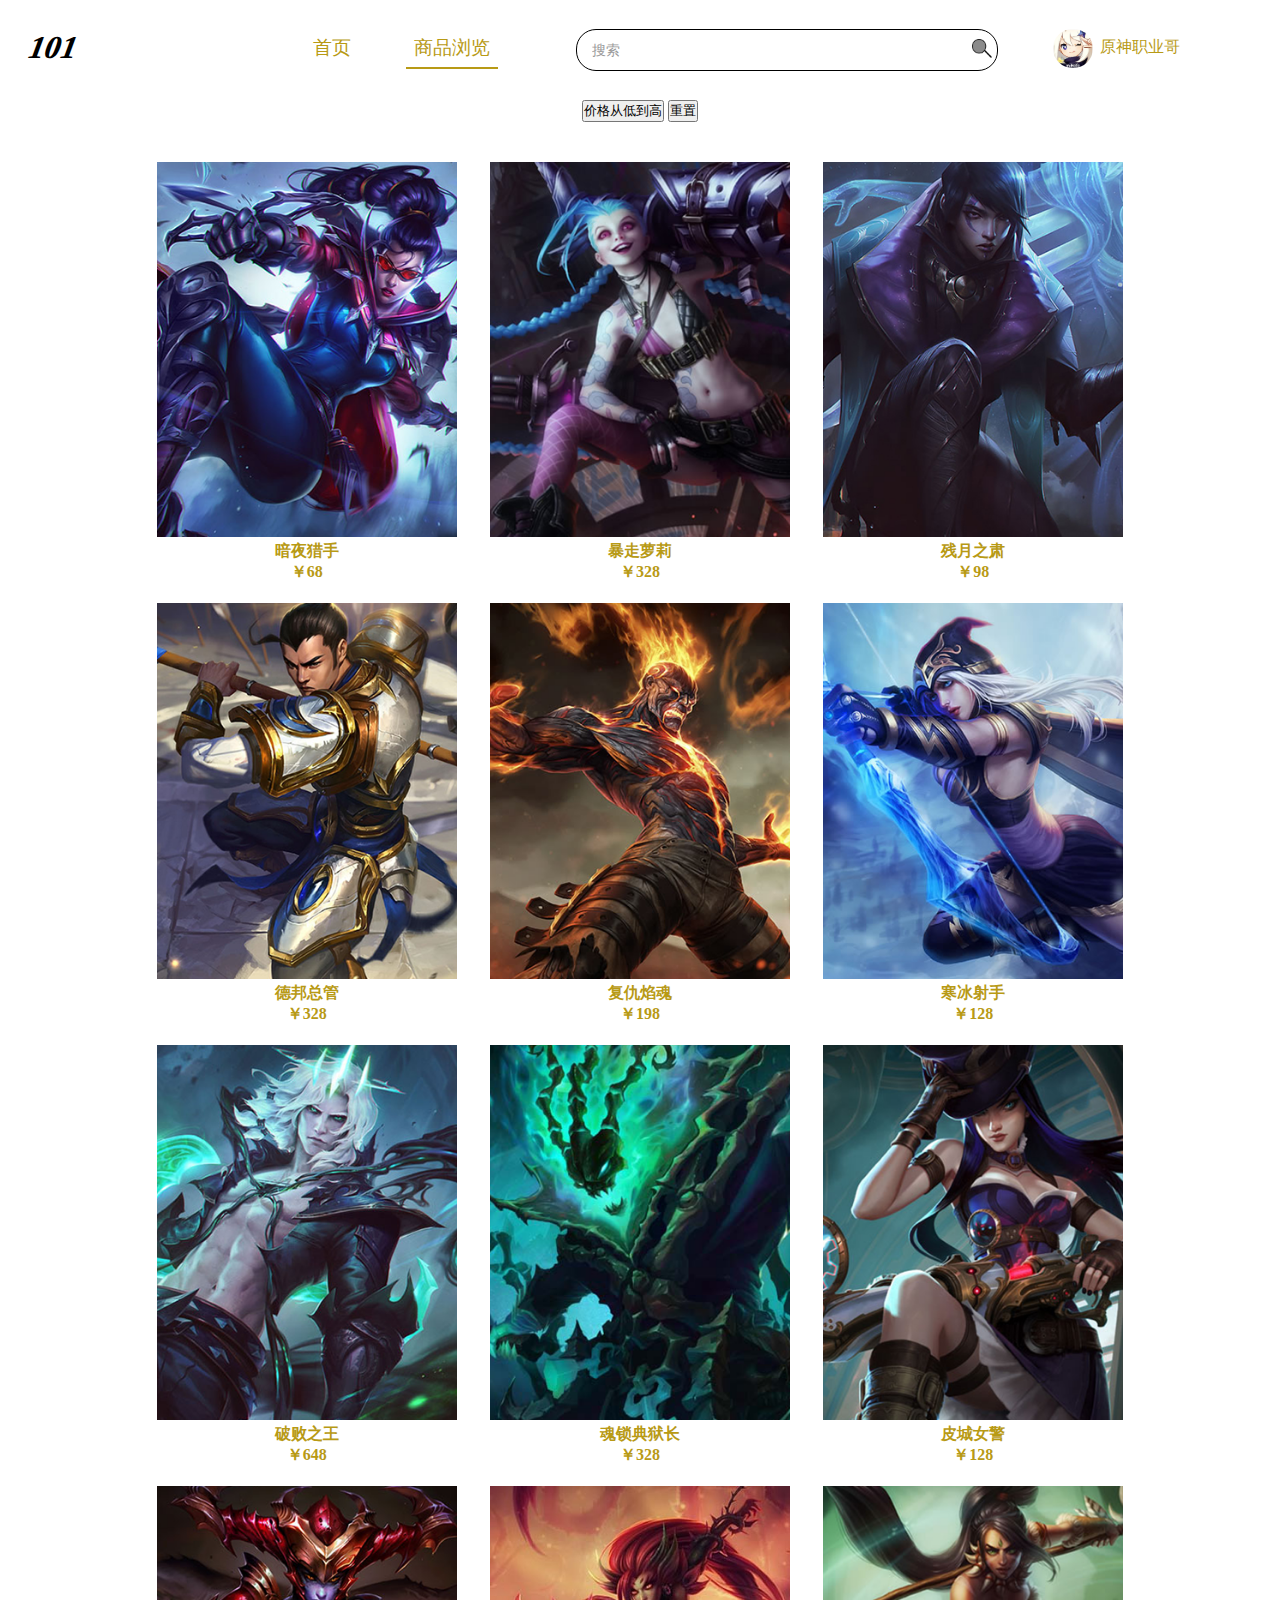
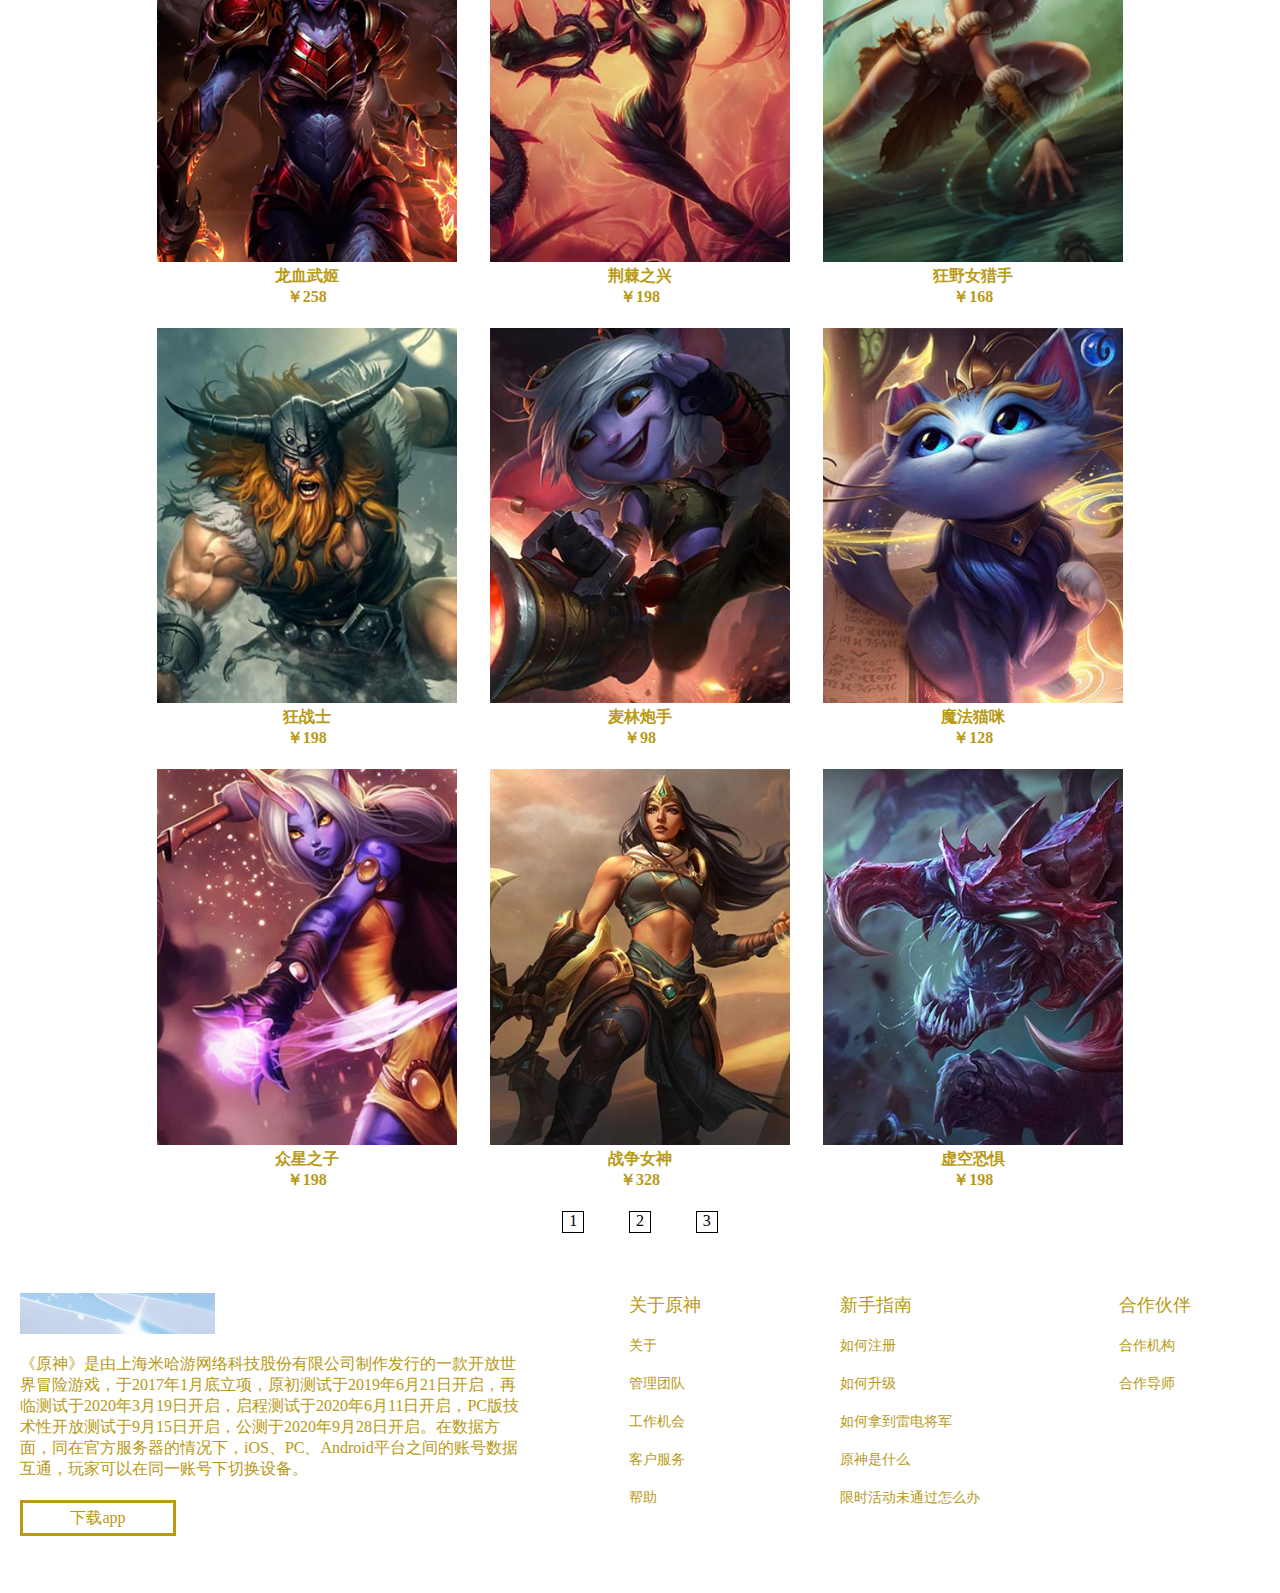
<file: html/bro.html>
<!DOCTYPE html>
<html lang="en">

<head>
    <meta charset="UTF-8">
    <meta name="viewport" content="width=device-width, initial-scale=1.0">
    <title>Document</title>
    <link rel="stylesheet" href="../css/bro.css">
</head>

<body>
    <div class="A">
        <div class="a1">
            <h1><a href="../html/home.html" target="_blank">101</a></h1>
        </div>
        <!-- 要修改 -->
        <div class="a2">
            <ul>
                <li><a href="../html/home.html" class="ax ">首页</a></li>
                <li><a href="#" class="ax xia">商品浏览</a></li>
                <!-- <li><a href="#" class="ax">333</a></li> -->
            </ul>
        </div>
        <div class="box">回到顶部</div>
        <div class="a3"><input type="text" placeholder="搜索" class="intext"><a href="#"><img src="../tp/qt/搜索.png"
                    alt="搜索" width="20px" class="img"></a></div>
        <div class="a4"><img src="../tp/ys/原神.png" alt="#" width="40"><span><a href="../html/join.html">原神职业哥</a></span>
        </div>
    </div>
    <!-- 第三部分 -->
    <div class="C">
        <div class="sort">
            <button class="high">价格从低到高</button>
            <button class="reset">重置</button>
        </div>
        <div class="c3"></div>
    </div>
    <div class="numBtn">
        <ul class="num">
            <li>1</li>
            <li>2</li>
            <li>3</li>
        </ul>
    </div>

    <div class="D">
        <div>
            <ul class="d1">
                <li>
                    <div><a href="../html/home.html" target="_blank">原神</a></div>
                </li>
                <li>《原神》是由上海米哈游网络科技股份有限公司制作发行的一款开放世界冒险游戏，于2017年1月底立项，原初测试于2019年6月21日开启，再临测试于2020年3月19日开启，启程测试于2020年6月11日开启，PC版技术性开放测试于9月15日开启，公测于2020年9月28日开启。在数据方面，同在官方服务器的情况下，iOS、PC、Android平台之间的账号数据互通，玩家可以在同一账号下切换设备。
                </li>
                <li><a href="https://ys.mihoyo.com/" target="_blank" class="dd1">下载app</a></li>
            </ul>
        </div>
        <div class="d2">
            <div>
                <ul>
                    <li class="dd2">关于原神</li>
                    <li>关于</li>
                    <li>管理团队</li>
                    <li>工作机会</li>
                    <li>客户服务</li>
                    <li>帮助</li>
                </ul>
            </div>
            <div>
                <ul>
                    <li class="dd2">新手指南</li>
                    <li>如何注册</li>
                    <li>如何升级</li>
                    <li>如何拿到雷电将军</li>
                    <li>原神是什么</li>
                    <li>限时活动未通过怎么办</li>
                </ul>
            </div>
            <div>
                <ul>
                    <li class="dd2">合作伙伴</li>
                    <li>合作机构</li>
                    <li>合作导师</li>
                </ul>
            </div>
        </div>

        <script src="../js/bor/sort.js"></script>
        <script>
            const box = document.querySelector('.box')
            window.addEventListener('scroll', function () {
                const top1 = document.documentElement.scrollTop
                if (top1 >= 280) {
                    box.style.opacity = '1'
                    box.style.cursor = 'pointer'
                }
                else {
                    box.style.opacity = '0'
                    box.style.cursor = 'default'
                }
            })
            box.addEventListener('click', function () {
                document.documentElement.scrollTop = 0
            })


        </script>
</body>

</html>
</file>
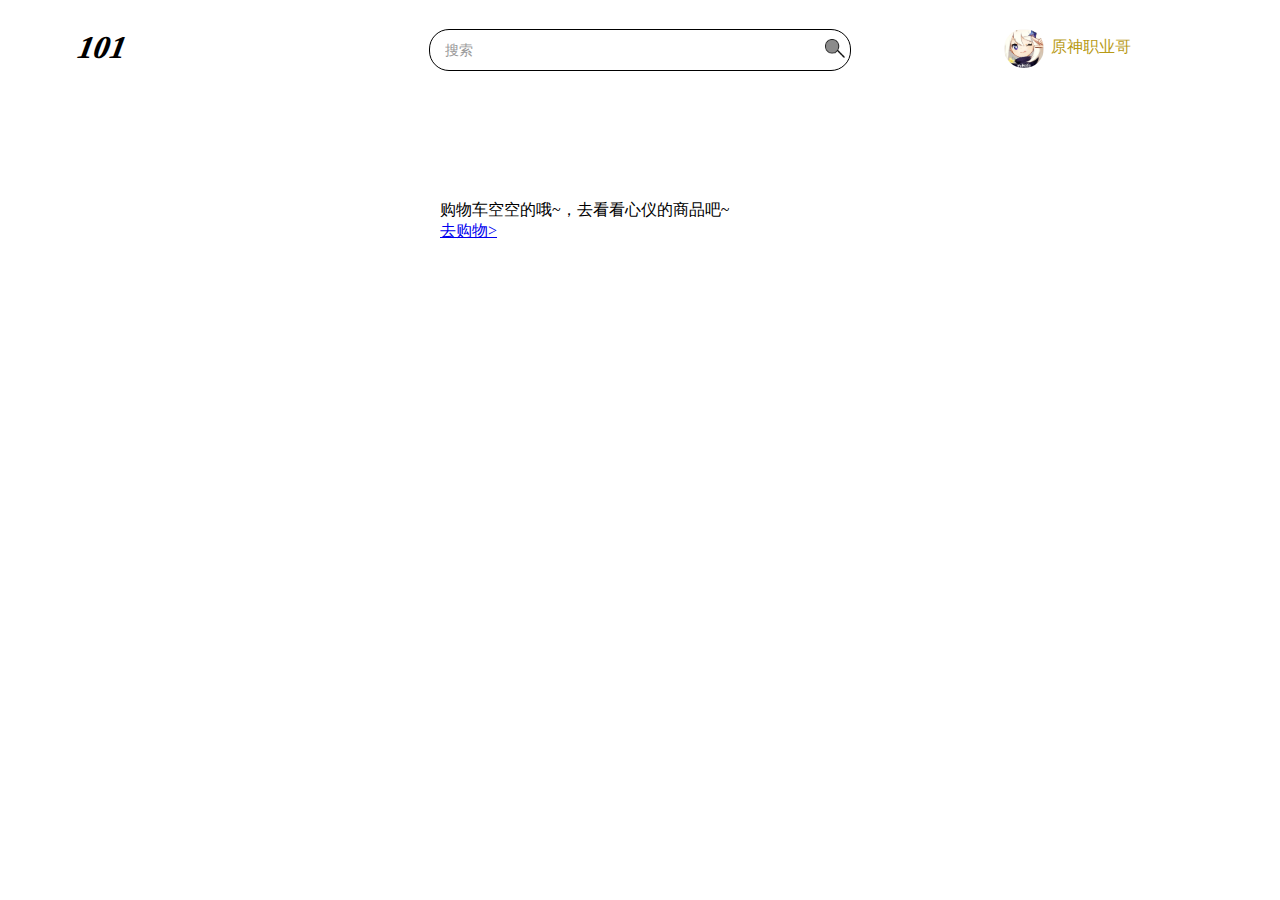
<file: html/cart.html>
<!DOCTYPE html>
<html lang="zn">

<head>
    <meta charset="UTF-8">
    <meta http-equiv="X-UA-Compatible" content="IE=edge">
    <meta name="viewport" content="width=device-width, initial-scale=1.0">
    <title>购物车</title>
    <link rel="stylesheet" href="../css/cart.css">
</head>

<body>
    <!-- 第一部分 -->
    <div class="A">
        <div class="a1">
            <h1><a href="../html/home.html" target="_blank">101</a></h1>
        </div>
        <!-- 要修改 -->
        <div class="a3"><input type="text" placeholder="搜索"><a href="#"><img src="../tp/qt/搜索.png" alt="搜索"
                    width="20px"></a></div>
        <div class="a4"><img src="../tp/ys/原神.png" alt="#" width="40"><span><a href="../html/join.html">原神职业哥</a></span>
        </div>
    </div>
    <div class="B">
        <p>购物车空空的哦~，去看看心仪的商品吧~</p>
        <a href="../html/bro.html">去购物></a>
    </div>
    <script>
    </script>
</body>

</html>
</file>
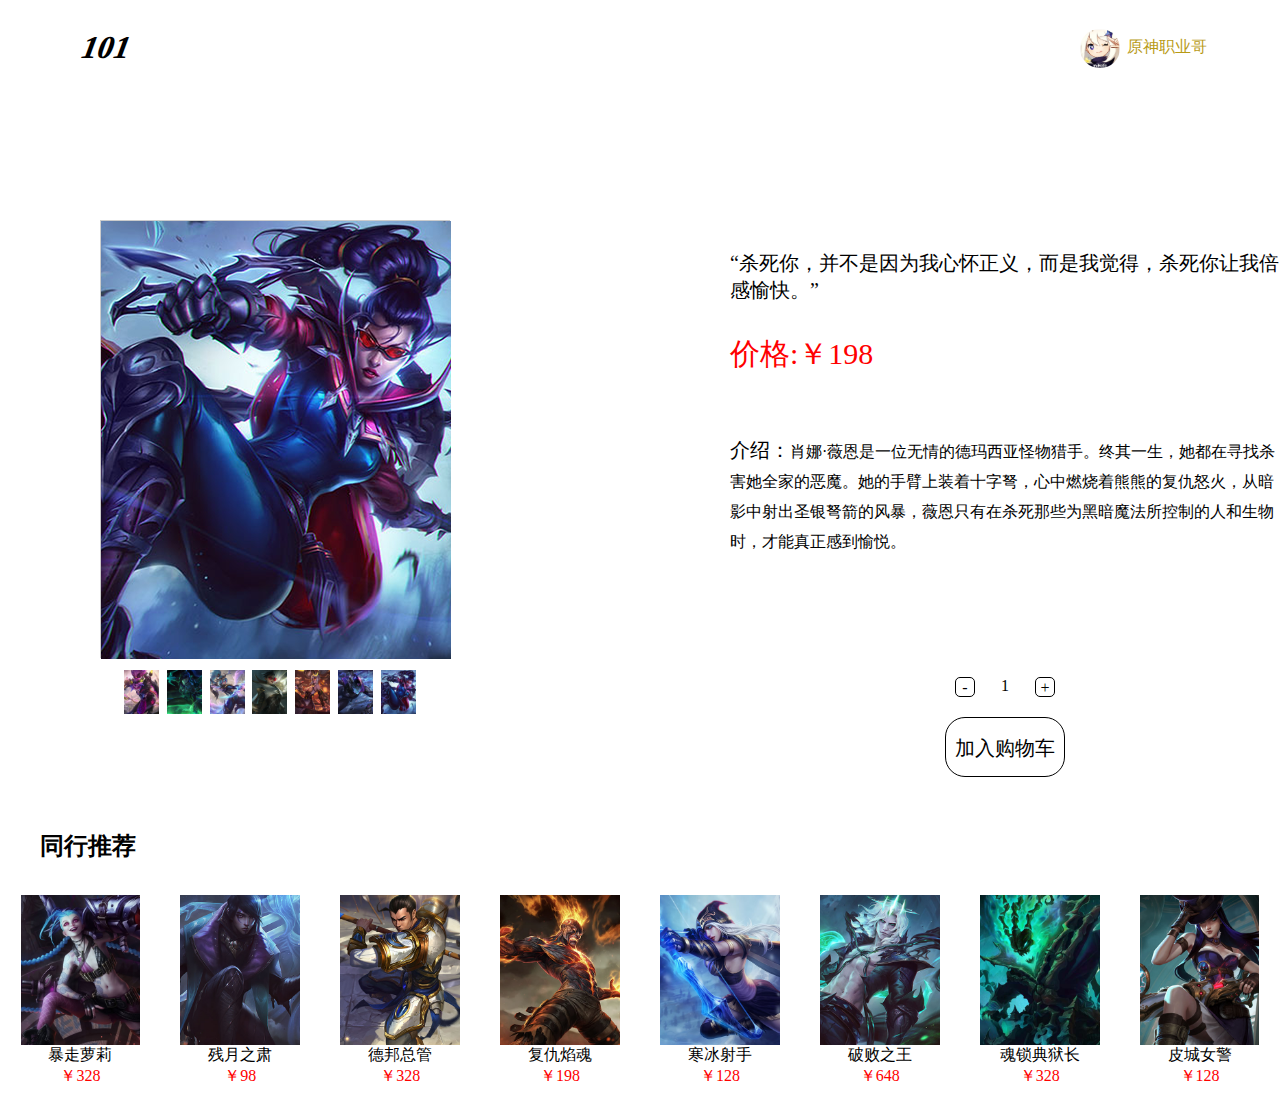
<file: html/com.html>
<!DOCTYPE html>
<html lang="zn">

<head>
    <meta charset="UTF-8">
    <meta http-equiv="X-UA-Compatible" content="IE=edge">
    <meta name="viewport" content="width=device-width, initial-scale=1.0">
    <title>放大镜</title>
    <link rel="stylesheet" href="../css/com.css">
</head>

<body>
    <div class="A">
        <div class="a1">
            <h1><a href="../html/home.html" target="_blank">101</a></h1>
        </div>
        <!-- 要修改 -->

        <div class="a4"><img src="../tp/ys/原神.png" alt="#" width="40"><span><a href="../html/join.html">原神职业哥</a></span>
        </div>
    </div>

    <div class="B">
        <div class="b1">
            <div class="boxTp">
                <img src="../tp/lol/暗夜猎手.png" alt="" class="mg">
                <div class="mask"></div>
            </div>
            <div class="big">
                <img src="../tp/lol/big/暗夜猎手b.png" alt="" class="img">
            </div>
        </div>
        <div class="imgs">
            <div class="imgs1"><img src="../tp/lol/幻灵战斗蝠 薇恩.png" alt="" width="35px"></div>
            <div class="imgs2"><img src="../tp/lol/摄魂使者 薇恩.png" alt="" width="35px"></div>
            <div class="imgs3"><img src="../tp/lol/黎明使者 薇恩.png" alt="" width="35px"></div>
            <div class="imgs4"><img src="../tp/lol/光明哨兵 薇恩.png" alt="" width="35px"></div>
            <div class="imgs5"><img src="../tp/lol/至臻 烈焰美人 薇恩.png" alt="" width="35px"></div>
            <div class="imgs6"><img src="../tp/lol/源计划：净化 薇恩.png" alt="" width="35px"></div>
            <div class="imgs7"><img src="../tp/lol/暗夜猎手.png" alt="" width="35px"></div>
        </div>

        <div class="b2">
            <div class="bb1">“杀死你，并不是因为我心怀正义，而是我觉得，杀死你让我倍感愉快。”</div>
            <div class="bb2" style="color:red;">价格:￥198</div>
            <div class="bb3">
                <span
                    class="text">介绍：</span><span>肖娜·薇恩是一位无情的德玛西亚怪物猎手。终其一生，她都在寻找杀害她全家的恶魔。她的手臂上装着十字弩，心中燃烧着熊熊的复仇怒火，从暗影中射出圣银弩箭的风暴，薇恩只有在杀死那些为黑暗魔法所控制的人和生物时，才能真正感到愉悦。</span>
            </div>
            <div class="bb4">
                <div class="bbb1">
                    <div class="bbbb1">
                        <div class="bbbbb1">-</div>
                        <div class="bbbbb2">1</div>
                        <div class="bbbbb3">+</div>
                    </div>
                </div>
                <div class="bbb2">加入购物车</div>
            </div>
        </div>
    </div>

    <div class="C">
        <div class="c2">
            <h3>同行推荐</h3>
        </div>
        <div class="c3"></div>
    </div>

    <script src="../js/com/zoom.js"></script>
    <script>
        let listFour = [
            { url: "../html/com.html", img: "../tp/lol/暗夜猎手.png", uname: "暗夜猎手", money: "￥198" },
            { url: "#", img: "../tp/lol/暴走萝莉.png", uname: "暴走萝莉", money: "￥328" },
            { url: "#", img: "../tp/lol/残月之肃.png", uname: "残月之肃", money: "￥98" },
            { url: "#", img: "../tp/lol/德邦总管.png", uname: "德邦总管", money: "￥328" },
            { url: "#", img: "../tp/lol/复仇焰魂.png", uname: "复仇焰魂", money: "￥198" },
            { url: "#", img: "../tp/lol/寒冰射手.png", uname: "寒冰射手", money: "￥128" },
            { url: "#", img: "../tp/lol/破败之王.png", uname: "破败之王", money: "￥648" },
            { url: "#", img: "../tp/lol/魂锁典狱长.png", uname: "魂锁典狱长", money: "￥328" },
            { url: "#", img: "../tp/lol/皮城女警.png", uname: "皮城女警", money: "￥128" },
            { url: "#", img: "../tp/lol/龙血武姬.png", uname: "龙血武姬", money: "￥198" }
        ]

        let four = ''
        listFour.forEach(e => {
            four += `<div><a href="${e.url}" target="_blank"><img src="${e.img}" alt="${e.uname}">${e.uname}<div style="color:red;">${e.money}</div></a></div>`
        })
        document.querySelector('.c3').innerHTML = four

        let bbbbb2 = document.querySelector('.bbbbb2')
        let num = 1
        document.querySelector('.bbbbb1').addEventListener('click', () => {

            if (num <= 0) {
                num = 0 + 1
            }
            bbbbb2.innerHTML = --num
        })
        document.querySelector('.bbbbb3').addEventListener('click', () => {
            bbbbb2.innerHTML = ++num
        })


    </script>

</body>

</html>
</file>
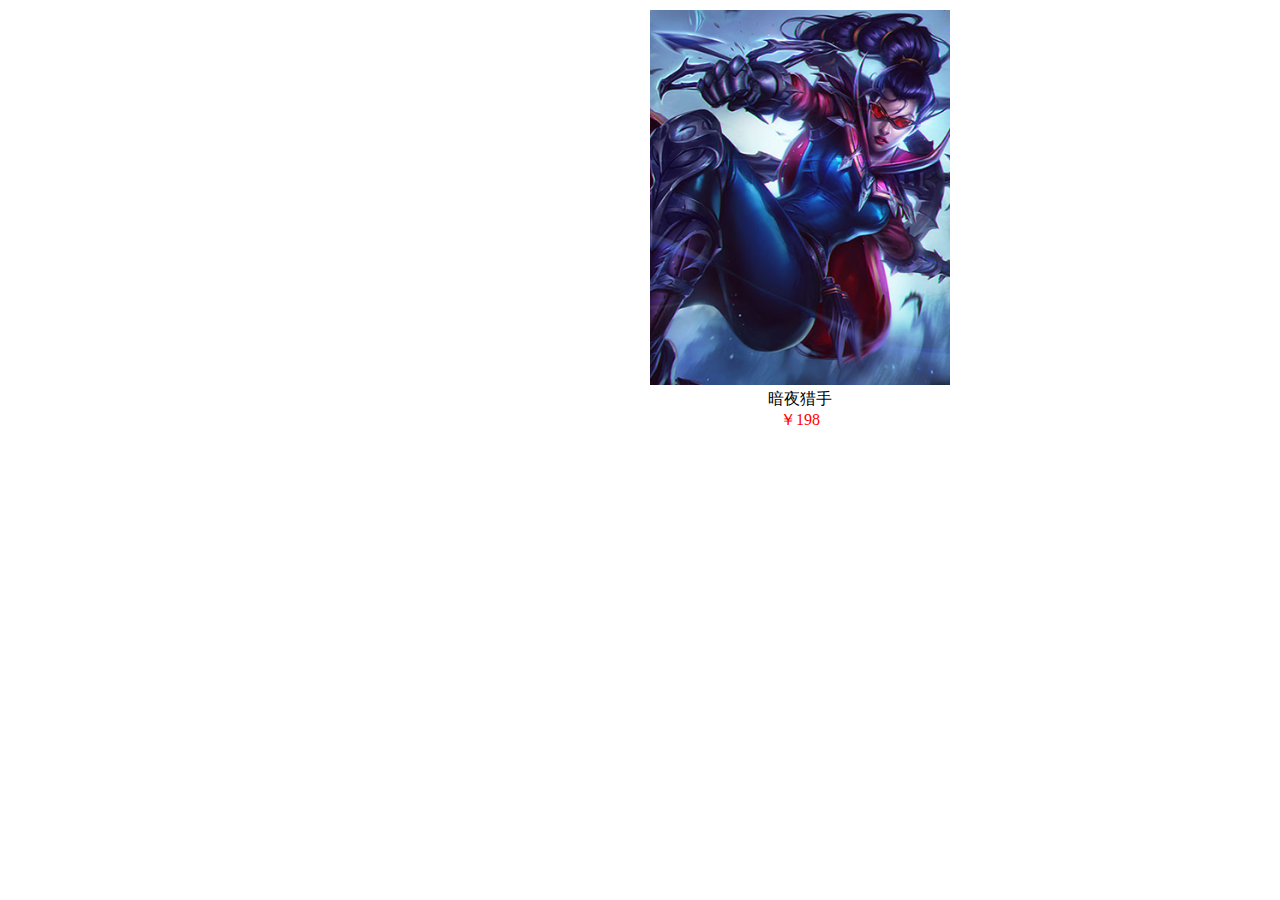
<file: html/dome.html>
<!DOCTYPE html>
<html lang="en">

<head>
    <meta charset="UTF-8">
    <meta name="viewport" content="width=device-width, initial-scale=1.0">
    <title>Document</title>
    <style>
        * {
            margin: 0;
            padding: 0;
        }

        .c3 {
            display: flex;
            justify-content: space-around;
            flex-wrap: wrap;
            width: 1600px;
        }


        .c3 a {
            position: relative;
            margin: 10px;
            display: block;
            width: 300px;

            text-align: center;
            text-decoration: none;
            color: #000;

            overflow: hidden;
        }

        .c3 .shadow {
            position: absolute;
            top: 430px;

            width: 300px;
            height: 430px;
            background-image: linear-gradient(to top, rgba(0, 0, 0, 1), rgba(0, 0, 0, 0));

            opacity: 0%;

            transition: 0.2s;

        }

        .c3 a:hover .shadow {
            top: 0px;
            opacity: 50%;
        }

        .c3 a img {
            width: 300px;

        }
    </style>
</head>

<body>
    <div class="c3">
        <a href="#" target="_blank" class="abox">
            <img src="../tp/lol/暗夜猎手.png" alt="">暗夜猎手
            <div style="color:red;">￥198</div>
            <div class="shadow"></div>
        </a>
    </div>
    <script>
        let shadow = document.querySelector('.shadow')
        let abox = document.querySelector('.abox')
        abox.addEventListener('mouseover', () => {
            shadow.style.top = 0 + 'px';
            shadow.style.opacity = 50 + '%'
        })
        shadow.addEventListener('mouseout', () => {
            shadow.style.top = 430 + 'px';
            shadow.style.opacity = 0 + '%'
        })
    </script>
</body>

</html>
</file>
<file: css/bro.css>
* {
    margin: 0;
    padding: 0;
}


li {
    list-style: none;
}

.box {
    position: fixed;
    text-align: center;
    padding-top: 5px;
    font-size: 14px;
    left: 1800px;
    top: 600px;
    z-index: 999;
    width: 40px;
    height: 40px;
    background-color: rgba(0, 0, 0, 0.5);
    border-radius: 5px;
    opacity: 0;
    transition: all 0.5s;
    cursor: default;
    border: 0.5px #b89a15 solid;
    color: #b89a15;
}

.A {

    height: 100px;
    display: flex;
    justify-content: space-around;
    padding-top: 29px;
    box-sizing: border-box;
}

.a1 a {
    display: block;
    width: 200px;
    height: 50px;
    text-decoration: none;
    color: #000000;
    transform: skew(-20deg);
}

.a2 ul {
    display: flex;

    width: 240px;
    height: 30px;

    justify-content: space-around;

}

.ax {
    display: block;
    padding: 6px 8px;
    font-size: 19px;
    color: #b89a15;
    text-decoration: none;
}

.a2 li .xia,
.a2 li a:hover {
    border-bottom: 2px solid #b89a15;
}

.a3 {
    display: flex;

    justify-content: space-around;

    width: 420px;
    height: 40px;

    border-radius: 20px;
    border: 1px solid;


}

.a3 input {
    display: block;
    width: 360px;
    height: 20px;

    padding: 10px;
    border: 0;

    outline: none;

    border-radius: 20px;
}

.a3 input::placeholder {
    font-size: 14px;
    color: #999;
}

.a3 a {
    display: block;
    line-height: 45px;
}

.a4 {
    width: 200px;
    height: 40px;
}

.a4 img {
    border-radius: 20px;
    vertical-align: middle;
    margin-right: 7px;
}

.a4 a {
    text-decoration: none;
    font-size: 16px;
    color: #b89a15;
}

.a4 a:hover {
    color: #8f770f;
}

.C {
    display: flex;
    flex-direction: column;
    align-items: center;
}

.c1 {
    margin-top: 11px;
    display: flex;


    width: 1200px;
    height: 60px;

    background-color: #ffffff;
    box-shadow: 0px 1px 2px 0px rgba(211, 211, 211, 0.5);
}


.c1 h3 {
    margin-left: 15px;
    margin-right: 5px;
    line-height: 60px;
    color: #00a4ff;
}

.c1 a {
    flex: 1;
    text-align: center;
    line-height: 60px;
    text-decoration: none;
    color: #000000;
}

.c1 .cx {
    color: #00a4ff;
}

.c1 span {
    display: contents;
    line-height: 60px;
    color: rgba(125, 125, 125, 0.5);
}

.c1 a:hover {
    color: rgba(0, 0, 0, 0.5);
}

.c1 span a:hover {
    color: #29388a;
    background-color: rgba(255, 255, 255);
}

.c3 {
    margin-top: 30px;
    width: 1000px;
    display: flex;
    justify-content: space-around;
    flex-wrap: wrap;
}

.c3 .dd {
    transition: all 0.3s;
}

.c3 .dd:hover {
    box-shadow: 0 4px 4px 4px rgba(0, 0, 0, 0.3);
    transform: translateY(-5px);
}

.c3 .abox {
    margin: 10px;
    display: block;
    width: 300px;

    text-align: center;
    text-decoration: none;
    color: #b89a15;

    overflow: hidden;

    font-weight: bold;


}

.c3 a img {
    width: 300px;

}

.numBtn {
    width: 200px;
    margin: 10px auto;
}

.numBtn .num {
    display: flex;
    justify-content: space-around;
}

.numBtn .num li {
    width: 20px;
    height: 20px;
    display: block;

    border: 0.5px solid;

    cursor: pointer;
    text-align: center;

}



.D {
    display: flex;
    height: 300px;

    box-sizing: padding-box;
    padding-top: 50px;

    background-position: bottom;
}

.D div {

    margin: 0 auto;
    justify-content: space-around;
}

.D div .d1 {
    width: 500px;
    height: 300px;

    display: flex;
    flex-direction: column;
}

.D .d1 li {
    margin-bottom: 20px;
    color: #b89a15;
}

.D .d1 li div a {
    display: block;

    width: 195px;
    height: 41px;
    background-image: url(../tp/ys/优拉.jpg);

    font-size: 0;
}

.D .d1 li .dd1 {
    text-decoration: none;
    color: #b89a15;

    display: block;

    width: 150px;
    height: 30px;
    border: #b89a15 solid;

    text-align: center;
    line-height: 30px;
}

.D .d1 li .dd1:hover {
    color: #977f13;
}

.D .d2 {
    width: 700px;
    display: flex;
}

.D .d2 div ul .dd2 {
    font-size: 18px;
}

.D .d2 div ul li {
    font-size: 14px;
    margin-bottom: 20px;

    color: #b89a15;
}
</file>
<file: css/cart.css>
* {
    margin: 0;
    padding: 0;
}

.A {
    height: 100px;
    display: flex;
    justify-content: space-around;
    padding-top: 29px;
    box-sizing: border-box;
}

.a1 a {
    display: block;
    width: 200px;
    height: 50px;
    text-decoration: none;
    color: #000000;
    transform: skew(-20deg);
}

.a2 ul {
    display: flex;

    width: 240px;
    height: 30px;

    justify-content: space-around;

}

.ax {
    display: block;
    padding: 6px 8px;
    font-size: 19px;
    color: #b89a15;
    text-decoration: none;
}

.a2 li .xia,
.a2 li a:hover {
    border-bottom: 2px solid #b89a15;
}

.a3 {
    display: flex;

    justify-content: space-around;

    width: 420px;
    height: 40px;

    border-radius: 20px;
    border: 1px solid;


}

.a3 input {
    display: block;
    width: 360px;
    height: 20px;

    padding: 10px;
    border: 0;

    outline: none;

    border-radius: 20px;
}

.a3 input::placeholder {
    font-size: 14px;
    color: #999;
}

.a3 a {
    display: block;
    line-height: 45px;
}

.a4 {

    width: 200px;
    height: 40px;
}

.a4 img {
    border-radius: 20px;
    vertical-align: middle;
    margin-right: 7px;
}

.a4 a {
    text-decoration: none;
    font-size: 16px;
    color: #b89a15;
}

.a4 a:hover {
    color: #8f770f;
}

.B {
    margin: 100px auto 0;
    width: 400px;
    height: 20px;
}
</file>
<file: css/com.css>
* {
    margin: 0;
    padding: 0;
    box-sizing: border-box;
}

li {
    list-style: none;
}


.A {
    height: 100px;
    display: flex;
    justify-content: space-between;
    padding-top: 29px;
    box-sizing: border-box;

}

.a1 a {
    display: block;
    margin-left: 80px;
    width: 200px;
    height: 50px;
    text-decoration: none;
    color: #000000;
    transform: skew(-20deg);
}

.a3 {
    display: flex;

    justify-content: space-around;

    width: 420px;
    height: 40px;

    border-radius: 20px;
    border: 1px solid;


}

.a3 input {
    display: block;
    width: 360px;
    height: 20px;

    padding: 10px;
    border: 0;

    outline: none;

    border-radius: 20px;
}

.a3 input::placeholder {
    font-size: 14px;
    color: #999;
}

.a3 a {
    display: block;
    line-height: 45px;
}

.a4 {

    width: 200px;
    height: 40px;
}

.a4 img {
    border-radius: 20px;
    vertical-align: middle;
    margin-right: 7px;
}

.a4 a {
    text-decoration: none;
    font-size: 16px;
    color: #b89a15;
}

.a4 a:hover {
    color: #8f770f;
}


/* 放大镜 */
.B {
    position: relative;
    margin-top: 100px;
    padding-top: 20px;
    padding-left: 100px;
    height: 600px;
    display: flex;
}

.boxTp {
    margin-right: 20px;
    width: 350px;
    height: 438px;
    border: 1px solid #ccc;
    float: left;
    position: relative;
}

.big {
    width: 300px;
    height: 300px;
    overflow: hidden;
    border: 1px solid #ccc;
    position: relative;
    opacity: 0;
}

.mask {
    width: 150px;
    height: 150px;
    background-color: rgb(67, 67, 67);
    position: absolute;
    top: 0px;
    left: 0px;
    opacity: .5;
    cursor: move;
    display: none;
}

.img {
    position: absolute;
    top: 0px;
    left: 0px;
}

/*  */
.imgs {
    position: absolute;
    left: 120px;
    bottom: 80px;
    width: 300px;
    height: 50px;
    display: flex;
    justify-content: space-around;
}

.imgs1,
.imgs2,
.imgs3,
.imgs4,
.imgs5,
.imgs6,
.imgs7 {
    height: 44px;
}

.imgs1:hover {
    border: 1px red solid;
}

.imgs2:hover {
    border: 1px red solid;
}

.imgs3:hover {
    border: 1px red solid;
}

.imgs4:hover {
    border: 1px red solid;
}

.imgs5:hover {
    border: 1px red solid;
}

.imgs6:hover {
    border: 1px red solid;
}

.imgs7:hover {
    border: 1px red solid;
}




/* 文本 */

.B .b2 {
    margin-left: 50px;
    padding-top: 20px;

    width: 600px;
    height: 360px;

    background-color: #ffffff;
    padding-left: 30px;
}

.B .b2 .bb1 {
    padding-top: 10px;
    font-size: 20px;

    width: 550px;
}

.B .b2 .bb2 {
    padding-top: 30px;
    font-size: 30px;

    width: 550px;
}

.B .b2 .bb3 {
    padding-top: 60px;
    line-height: 30px;

    width: 550px;
}

.B .b2 .bb3 .text {
    font-size: 20px;
}

.B .b2 .bb4 {
    padding-top: 120px;
}

.B .b2 .bb4 .bbb1 .bbbb1 {
    display: flex;
    width: 100px;
    height: 20px;
    margin: 0 auto;
    text-align: center;

}

.B .b2 .bb4 .bbb1 .bbbb1 .bbbbb1,
.B .b2 .bb4 .bbb1 .bbbb1 .bbbbb3 {

    width: 20px;
    height: 20px;
    background-color: rgb(255, 255, 255);
    border-radius: 5px;
    border: solid black 0.5px;
    cursor: pointer;
    line-height: 20px;
}

.B .b2 .bb4 .bbb1 .bbbb1 .bbbbb1:hover,
.B .b2 .bb4 .bbb1 .bbbb1 .bbbbb3:hover {
    background-color: rgb(151, 151, 151);
}

.B .b2 .bb4 .bbb1 .bbbb1 .bbbbb2 {
    width: 20px;
    margin: 0 auto;
}

.B .b2 .bb4 .bbb2 {

    margin: 20px auto;
    width: 120px;
    height: 60px;
    background-color: rgb(255, 255, 255);
    line-height: 60px;
    text-align: center;
    font-size: 20px;
    border-radius: 20px;
    border: #000 0.5px solid;
    cursor: pointer;
}

.B .b2 .bb4 .bbb2:hover {
    background-color: rgb(151, 151, 151);
}

.C {
    display: flex;
    flex-direction: column;
    align-items: center;
}

.c2 {
    display: flex;
    justify-content: space-between;

    margin-top: 30px;
    margin-bottom: 15px;

    width: 1200px;
    height: 30px;
}

.c2 h3 {
    font-size: 24px;
}

.c3 {
    display: flex;
    justify-content: space-around;
}


.c3 div a {
    display: flex;
    flex-direction: column;
    margin: 20px;
    background-color: #ffffff;
    text-align: center;
    text-decoration: none;
    color: #000;
}

.c3 div {
    display: block;
}

.c3 div .c3 a:hover {
    color: #999;
}

.c3 a img {
    height: 150px;
}
</file>
